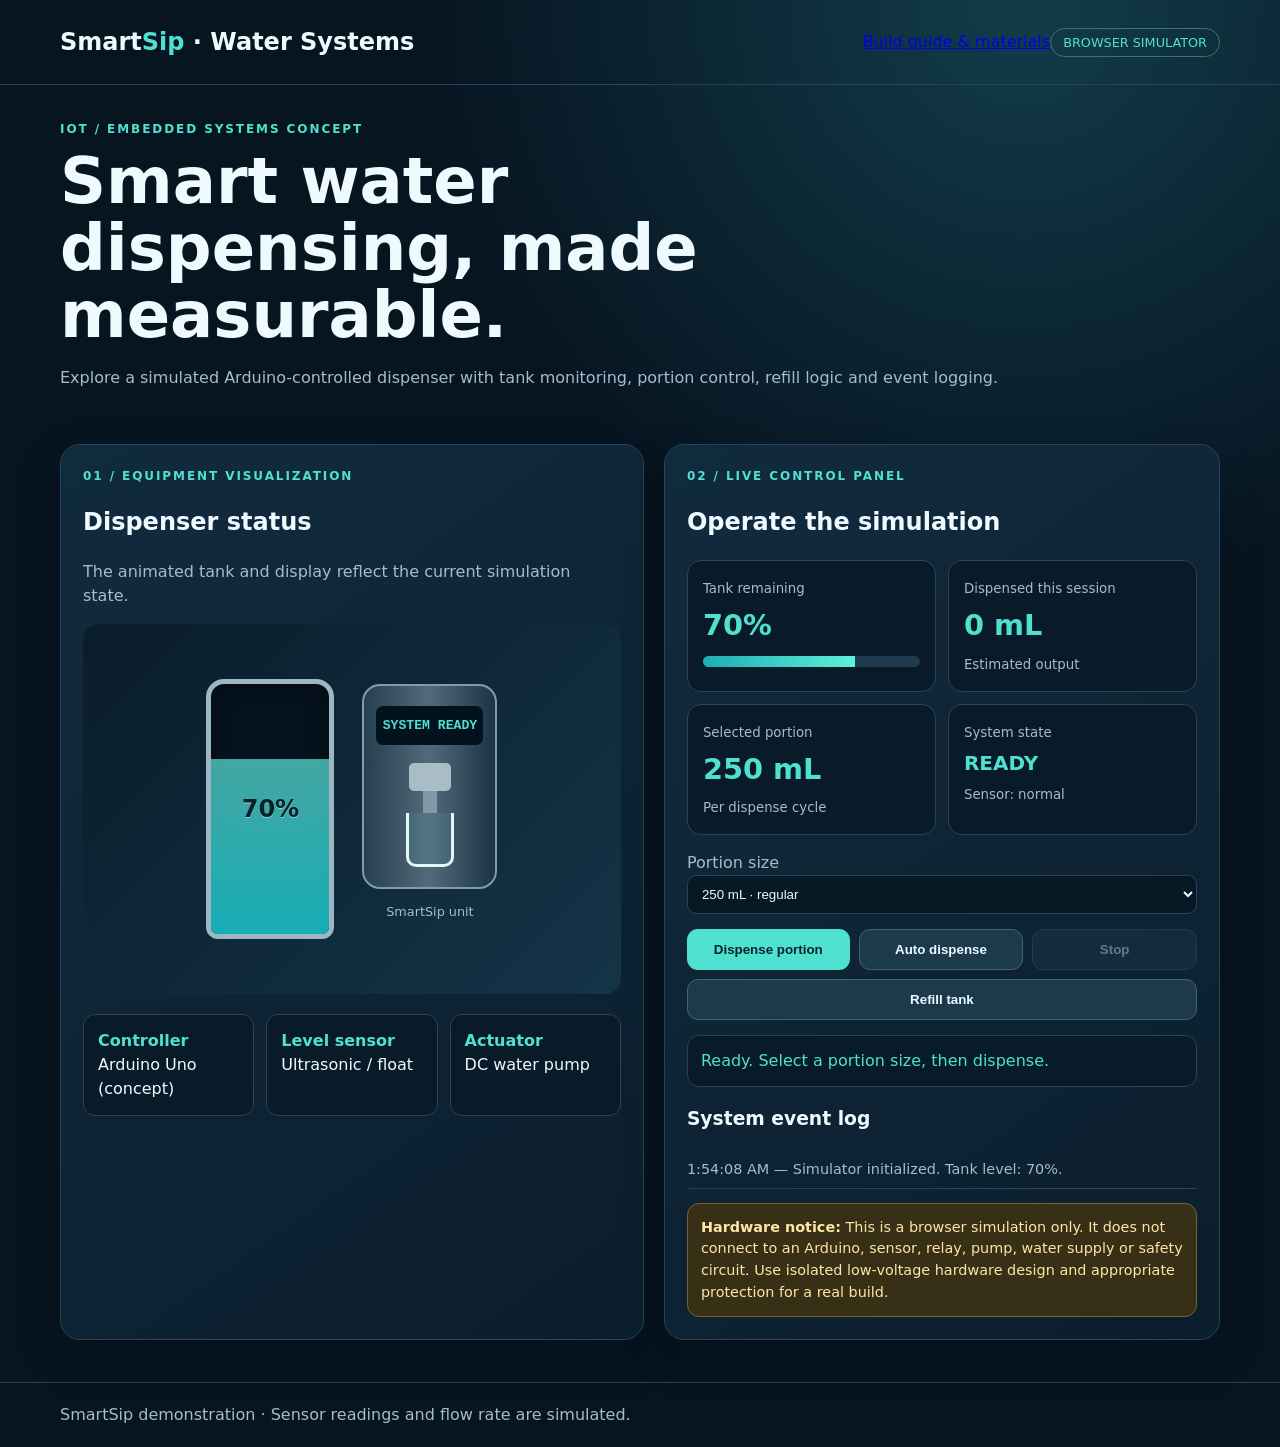
<file: index.html>
<!doctype html>
<html lang="en"><head><meta charset="utf-8"><meta name="viewport" content="width=device-width,initial-scale=1"><title>SmartSip | Arduino Water Dispenser</title>
<link rel="stylesheet" href="style.css"></head><body>
<header><div class="wrap head"><div class="brand">Smart<span>Sip</span> · Water Systems</div><nav class="headnav"><a href="project-guide.html">Build guide & materials</a><span class="pill">BROWSER SIMULATOR</span></nav></div></header>
<main class="wrap"><section class="hero"><div class="eyebrow">IoT / Embedded systems concept</div><h1>Smart water dispensing, made measurable.</h1><p class="muted">Explore a simulated Arduino-controlled dispenser with tank monitoring, portion control, refill logic and event logging.</p></section>
<div class="grid"><section class="card"><div class="eyebrow">01 / Equipment visualization</div><h2>Dispenser status</h2><p class="muted">The animated tank and display reflect the current simulation state.</p><div class="machine"><div class="tank"><div class="water" id="water"></div><div class="tanklabel" id="tankLabel">70%</div></div><div><div class="unit"><div class="screen" id="screen">SYSTEM READY</div><div class="tap"></div><div class="spout"></div><div class="cup"></div></div><p class="muted" style="text-align:center;font-size:.8rem">SmartSip unit</p></div></div><div class="specs"><div><b>Controller</b><span>Arduino Uno (concept)</span></div><div><b>Level sensor</b><span>Ultrasonic / float</span></div><div><b>Actuator</b><span>DC water pump</span></div></div></section>
<section class="card"><div class="eyebrow">02 / Live control panel</div><h2>Operate the simulation</h2><div class="metrics"><div class="metric"><small>Tank remaining</small><strong id="level">70%</strong><div class="bar"><div id="bar"></div></div></div><div class="metric"><small>Dispensed this session</small><strong id="dispensed">0 mL</strong><small>Estimated output</small></div><div class="metric"><small>Selected portion</small><strong id="portionDisplay">250 mL</strong><small>Per dispense cycle</small></div><div class="metric"><small>System state</small><strong id="state" style="font-size:1.25rem">READY</strong><small id="sensor">Sensor: normal</small></div></div>
<label class="field">Portion size<select id="portion"><option value="100">100 mL · small</option><option value="250" selected>250 mL · regular</option><option value="500">500 mL · large</option></select></label><div class="controls"><button id="dispense">Dispense portion</button><button class="secondary" id="start">Auto dispense</button><button class="secondary" id="stop" disabled>Stop</button><button class="secondary" id="refill">Refill tank</button></div><div class="status" id="status" aria-live="polite">Ready. Select a portion size, then dispense.</div><h3>System event log</h3><div class="log" id="log"></div><div class="info"><b>Hardware notice:</b> This is a browser simulation only. It does not connect to an Arduino, sensor, relay, pump, water supply or safety circuit. Use isolated low-voltage hardware design and appropriate protection for a real build.</div></section></div></main>
<footer><div class="wrap">SmartSip demonstration · Sensor readings and flow rate are simulated.</div></footer>
<script src="script.js" defer></script></body></html>
</file>
<file: style.css>
:root{--bg:#071521;--panel:#102638;--panel2:#0b1e2d;--cyan:#50e0d0;--text:#effaff;--muted:#a4bdca;--line:#294457}*{box-sizing:border-box}body{margin:0;background:radial-gradient(circle at 80% 0,#123c4a 0,transparent 34%),var(--bg);color:var(--text);font:16px/1.5 Inter,system-ui,Arial}.wrap{width:min(1160px,92%);margin:auto}header{padding:24px 0;border-bottom:1px solid var(--line)}.head{display:flex;justify-content:space-between;align-items:center;gap:12px}.brand{font-weight:900;font-size:1.5rem}.brand span{color:var(--cyan)}.pill{border:1px solid #38776f;color:var(--cyan);border-radius:30px;padding:6px 12px;font-size:.8rem}.hero{padding:35px 0 20px}.eyebrow{color:var(--cyan);letter-spacing:.16em;text-transform:uppercase;font-size:.75rem;font-weight:800}.hero h1{font-size:clamp(2.2rem,5vw,4rem);line-height:1.05;margin:10px 0;max-width:780px}.muted{color:var(--muted)}.grid{display:grid;grid-template-columns:1.05fr 1fr;gap:20px;padding:18px 0 42px}.card{background:linear-gradient(145deg,#112b3e,#0b1e2d);border:1px solid var(--line);border-radius:20px;padding:22px;box-shadow:0 18px 45px #0003}.machine{min-height:370px;display:flex;align-items:center;justify-content:center;gap:28px;background:linear-gradient(135deg,#0a1d2b,#143448);border-radius:16px;margin-top:16px;padding:20px}.tank{height:260px;width:128px;border:5px solid #9cb6c4;border-radius:18px 18px 12px 12px;position:relative;overflow:hidden;background:#06131e;box-shadow:inset 0 0 20px #0008}.water{position:absolute;bottom:0;width:100%;height:70%;background:linear-gradient(#65f3e7a8,#16aeb6);transition:height .4s}.tanklabel{position:absolute;inset:0;display:grid;place-items:center;color:#06212a;font-size:1.5rem;font-weight:900;z-index:2;text-shadow:0 1px #fff7}.unit{width:135px;height:205px;border-radius:18px;background:linear-gradient(90deg,#263f51,#526a79,#1b3345);border:2px solid #829ba9;padding:12px;position:relative}.screen{background:#03131d;color:var(--cyan);text-align:center;padding:12px 4px;border-radius:7px;font:700 .82rem monospace;margin:8px 0 18px}.tap{width:42px;height:28px;background:#a9bdc7;border-radius:5px;margin:auto}.spout{height:22px;width:14px;background:#8198a5;margin:auto}.cup{height:54px;width:48px;border:3px solid #e5f5fa;border-top:0;border-radius:0 0 10px 10px;margin:auto;background:#62d9e51a}.metrics{display:grid;grid-template-columns:1fr 1fr;gap:12px;margin:16px 0}.metric{padding:15px;border-radius:14px;background:#091b29;border:1px solid var(--line)}.metric small{color:var(--muted)}.metric strong{display:block;font-size:1.8rem;color:var(--cyan);margin:4px 0}.bar{height:11px;background:#203b4d;border-radius:20px;overflow:hidden;margin-top:8px}.bar div{height:100%;width:70%;background:linear-gradient(90deg,#1caeb4,#5df0d9);transition:width .3s}.controls{display:flex;flex-wrap:wrap;gap:9px;margin:15px 0}.controls button{flex:1;min-width:125px;padding:12px;border:0;border-radius:11px;background:var(--cyan);color:#06232b;font-weight:800;cursor:pointer}.controls .secondary{background:#1d3a4d;color:#eafaff;border:1px solid #456176}.controls button:disabled{opacity:.4;cursor:not-allowed}.field{display:block;margin:12px 0;color:var(--muted)}input[type=number],select{width:100%;padding:10px;border-radius:9px;border:1px solid var(--line);background:#061925;color:var(--text)}.status{background:#071b28;border:1px solid var(--line);padding:13px;border-radius:12px;min-height:48px;color:var(--cyan)}.log{max-height:190px;overflow:auto;margin-top:10px}.log p{border-bottom:1px solid var(--line);padding:7px 0;margin:0;color:var(--muted);font-size:.9rem}.info{background:#382f17;color:#ffe6a4;border:1px solid #78652b;padding:13px;border-radius:12px;margin-top:14px;font-size:.9rem}.specs{display:grid;grid-template-columns:repeat(3,1fr);gap:12px;margin-top:20px}.specs div{background:#091b29;padding:14px;border-radius:12px;border:1px solid var(--line)}.specs b{display:block;color:var(--cyan)}footer{padding:20px 0;border-top:1px solid var(--line);color:var(--muted)}@media(max-width:800px){.grid{grid-template-columns:1fr}}@media(max-width:500px){.machine{gap:14px;padding:12px}.tank{width:105px}.unit{width:115px}.specs{grid-template-columns:1fr}}
</file>
